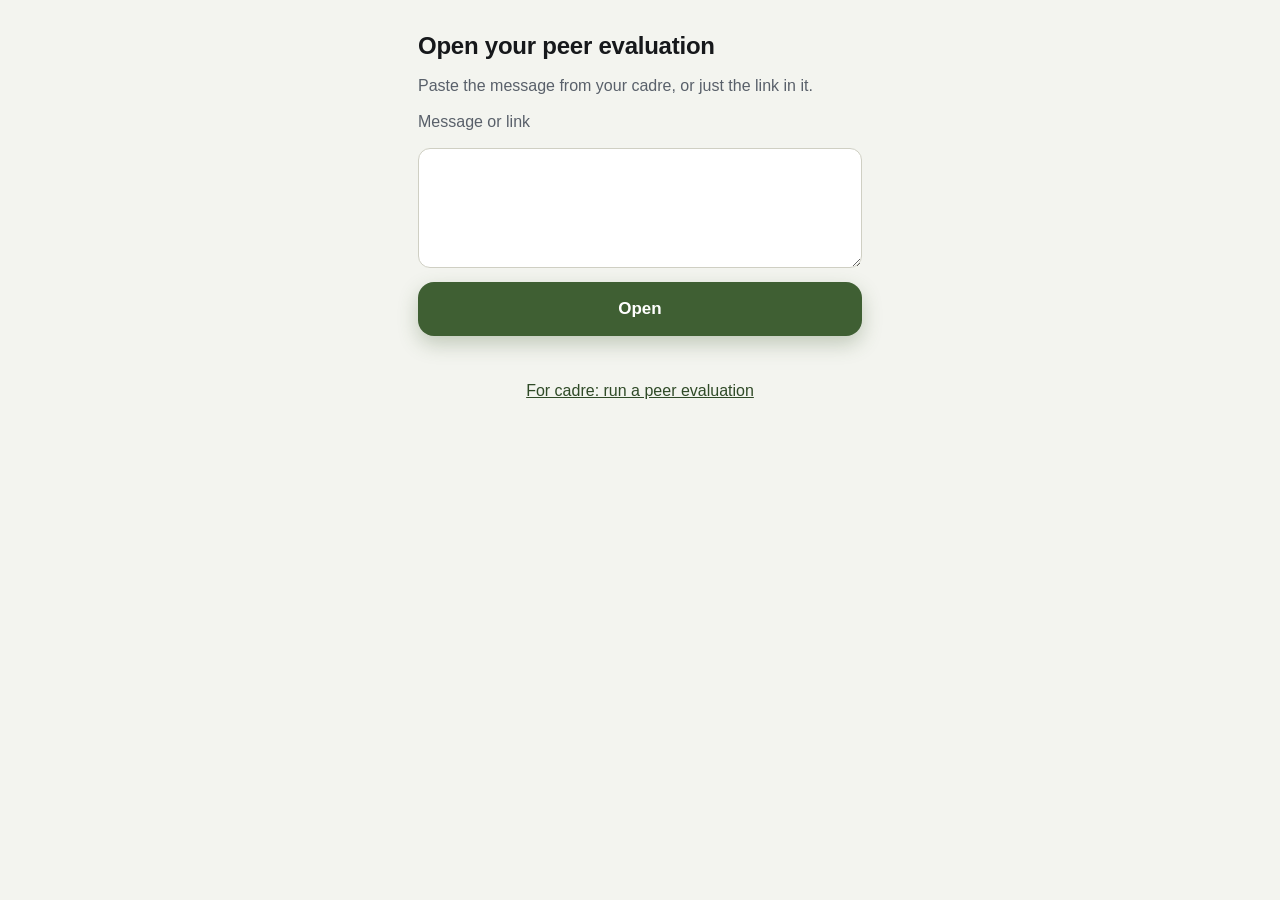
<file: index.html>
<!doctype html>
<html lang="en">
<head>
<meta charset="utf-8">
<meta http-equiv="Content-Security-Policy" content="script-src 'self'; object-src 'none'; base-uri 'none'">
<meta name="viewport" content="width=device-width, initial-scale=1, viewport-fit=cover">
<meta name="color-scheme" content="light">
<meta name="robots" content="noindex, nofollow">
<meta name="referrer" content="no-referrer">
<title>Peer evaluation</title>
<link rel="manifest" href="manifest.webmanifest">
<link rel="stylesheet" href="css/oc.css">
</head>
<body>
<div id="app"></div>
<noscript>Turn on JavaScript to fill in your peer evaluation.</noscript>
<script src="js/vendor/qrcode.js"></script>
<script type="module" src="js/oc.js"></script>
</body>
</html>
</file>
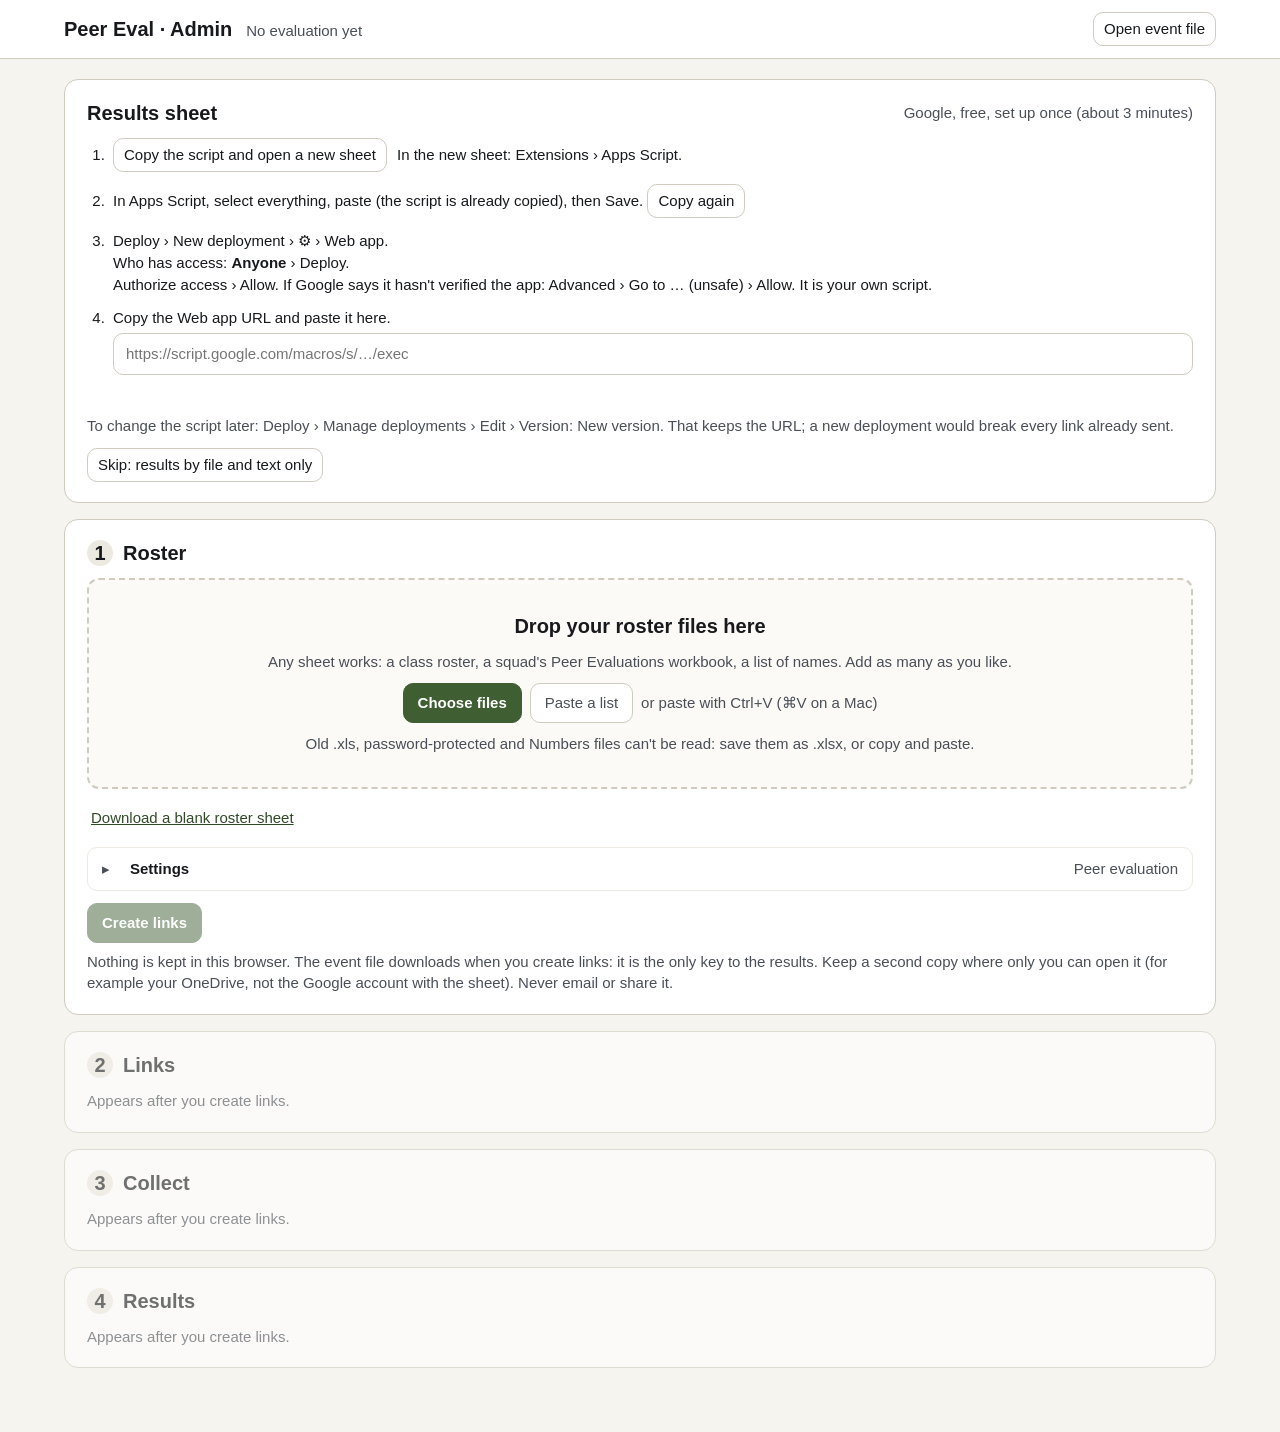
<file: admin.html>
<!doctype html>
<html lang="en">
<head>
<meta charset="utf-8">
<meta http-equiv="Content-Security-Policy" content="script-src 'self'; object-src 'none'; base-uri 'none'">
<meta name="viewport" content="width=device-width, initial-scale=1">
<meta name="color-scheme" content="light">
<meta name="robots" content="noindex, nofollow">
<meta name="referrer" content="no-referrer">
<title>Peer Eval · Admin</title>
<link rel="stylesheet" href="css/admin.css">
</head>
<body>
<div id="admin"></div>
<div id="print"></div>
<noscript>Turn on JavaScript to use the admin console.</noscript>
<script src="js/vendor/qrcode.js"></script>
<script src="js/vendor/jsQR.js"></script>
<script type="module" src="js/admin.js"></script>
</body>
</html>
</file>
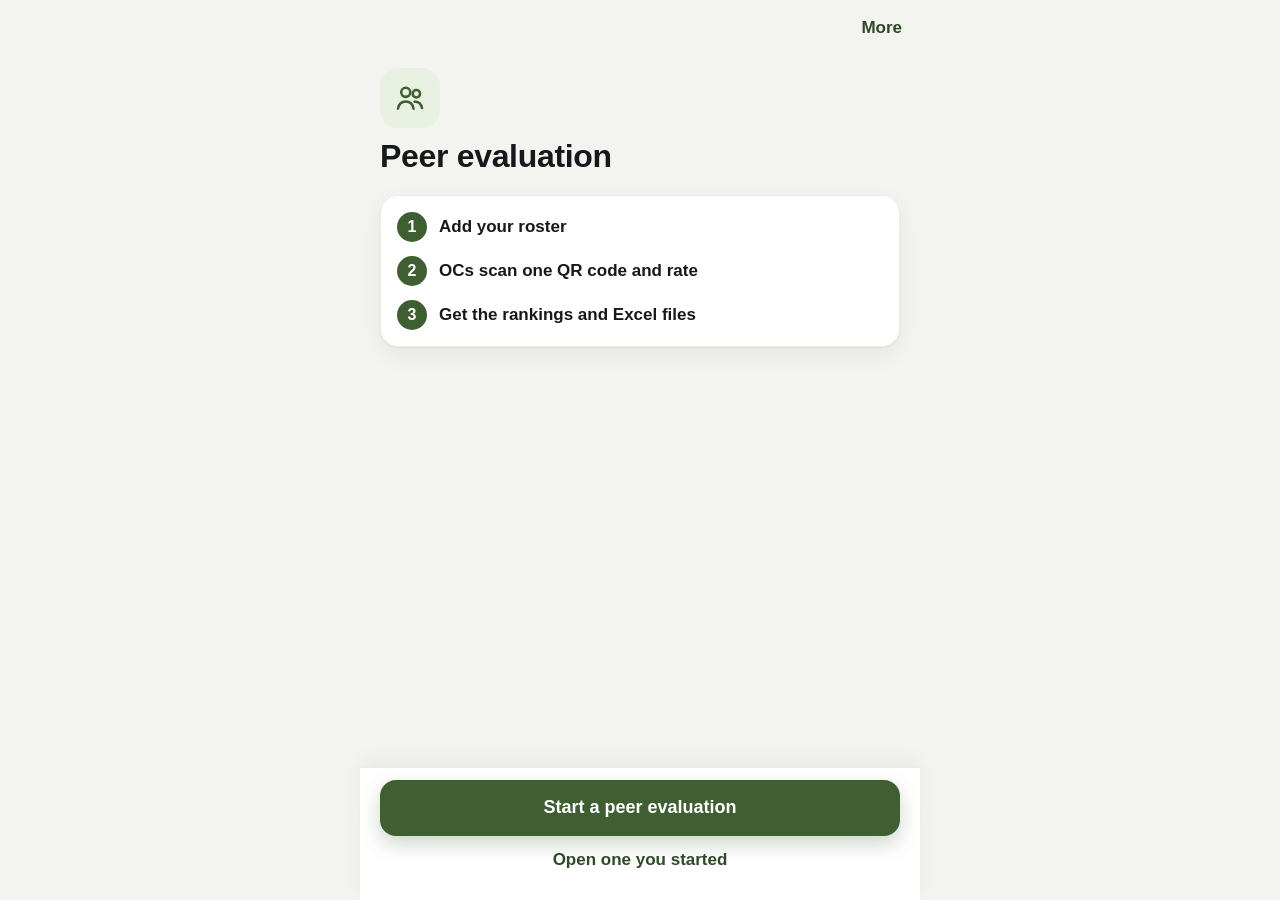
<file: cadre.html>
<!doctype html>
<html lang="en">
<head>
<meta charset="utf-8">
<meta http-equiv="Content-Security-Policy" content="script-src 'self'; object-src 'none'; base-uri 'none'">
<meta name="viewport" content="width=device-width, initial-scale=1, viewport-fit=cover">
<meta name="color-scheme" content="light">
<meta name="robots" content="noindex, nofollow">
<meta name="referrer" content="no-referrer">
<title>Peer evaluation</title>
<link rel="stylesheet" href="css/cadre.css">
</head>
<body>
<div id="cadre"></div>
<div id="print"></div>
<noscript>Turn on JavaScript to run a peer evaluation.</noscript>
<script src="js/vendor/qrcode.js"></script>
<script type="module" src="js/cadre.js"></script>
</body>
</html>
</file>
<file: css/oc.css>
/* OC (rater) app. System fonts, cards on a soft canvas, olive accent, scores colored 1 (clay) to 5 (olive), targets >= 44 px. */
:root {
  --accent: #3F5F33;
  --accent-ink: #2F4A27;
  --accent-soft: #E8F0E2;
  --ink: #16181B;
  --muted: #59606A;
  --line: #ECECE5;
  --border: #CFCFC3;
  --bg: #F3F4EF;
  --no: #A1402E;
  --s1: #B0413E; --s2: #A85A1C; --s3: #6E705E; --s4: #527539; --s5: #3F5F33; /* white digits at 4.5:1 or more */
  --shadow: 0 1px 2px rgba(22, 24, 27, 0.05), 0 8px 24px rgba(22, 24, 27, 0.06);
  --kb: 0px;
  color-scheme: light;
}
* { box-sizing: border-box; }
html, body { margin: 0; background: var(--bg); }
body {
  color: var(--ink);
  font: 16px/1.4 -apple-system, BlinkMacSystemFont, "Segoe UI", Roboto, "Helvetica Neue", Arial, sans-serif;
  -webkit-text-size-adjust: 100%;
  -webkit-font-smoothing: antialiased;
}
button, input, textarea { font: inherit; color: inherit; }
button { -webkit-tap-highlight-color: transparent; }
h1 { margin: 0; font-size: 24px; line-height: 1.2; font-weight: 750; letter-spacing: -0.01em; }
p { margin: 0; }
#app { max-width: 480px; margin: 0 auto; }

.screen {
  display: flex;
  flex-direction: column;
  gap: 14px;
  min-height: 100vh;
  min-height: 100dvh;
  padding: calc(8px + env(safe-area-inset-top)) 18px calc(24px + env(safe-area-inset-bottom));
}
@media (max-width: 380px) { .screen { padding-left: 14px; padding-right: 14px; } }
.top { display: flex; align-items: center; gap: 10px; height: 44px; flex-shrink: 0; }
.back, .spacer44, .tool { width: 44px; height: 44px; flex-shrink: 0; }
.back, .tool { display: flex; align-items: center; justify-content: center; border: 0; padding: 0; border-radius: 22px; background: #FFFFFF; box-shadow: var(--shadow); cursor: pointer; }
.bar { flex: 1; height: 6px; border-radius: 3px; background: #E1E2D9; overflow: hidden; }
.bar i { display: block; height: 6px; border-radius: 3px; background: linear-gradient(90deg, #557A45, var(--accent)); transition: width 0.3s ease; }
.sub { color: var(--muted); }
.kicker { margin-bottom: -8px; color: var(--accent); font-size: 12.5px; font-weight: 700; letter-spacing: 0.08em; text-transform: uppercase; }
.banner { background: #FBEFD9; color: #4A3300; border-radius: 12px; padding: 10px 12px; }

/* By item / By person */
.mode { display: grid; grid-template-columns: 1fr 1fr; gap: 2px; padding: 3px; border-radius: 12px; background: #E4E5DC; flex-shrink: 0; }
.mode button { height: 44px; border: 0; border-radius: 9px; background: transparent; color: var(--muted); font-size: 15px; font-weight: 600; cursor: pointer; }
.mode button[aria-pressed="true"] { background: #FFFFFF; color: var(--ink); box-shadow: 0 1px 3px rgba(22, 24, 27, 0.14); }

/* the lists are cards */
.list { background: #FFFFFF; border: 1px solid var(--line); border-radius: 16px; box-shadow: var(--shadow); padding: 0 14px; }
/* A name never gets cut: when it does not fit on one line beside the buttons, the
   buttons move to a line of their own under it (narrow phones, zoom, long names). */
.row { display: flex; flex-wrap: wrap; align-items: center; column-gap: 8px; min-height: 58px; padding: 6px 0; border-bottom: 1px solid var(--line); }
.row:last-child { border-bottom: 0; }
.row.arow { column-gap: 4px; }
.name {
  flex: 1 1 auto; min-height: 44px;
  display: flex; align-items: center; gap: 10px;
  padding: 0; border: 0; background: transparent;
  font-weight: 650; text-align: left; cursor: pointer;
}
.t { white-space: normal; overflow-wrap: break-word; line-height: 1.25; }
.lab { display: flex; flex-direction: column; gap: 2px; min-width: 0; }
.lab small { font-size: 13.5px; font-weight: 400; color: var(--muted); line-height: 1.3; }
.qtext .t { font-weight: 600; line-height: 1.3; }
.name.needs .t {
  -webkit-text-decoration-line: underline; -webkit-text-decoration-style: dashed; -webkit-text-decoration-color: var(--no);
  text-decoration-line: underline; text-decoration-style: dashed; text-decoration-color: var(--no);
  text-decoration-thickness: 1.5px; text-underline-offset: 4px;
}
.mk { flex-shrink: 0; }
.av { width: 34px; height: 34px; flex-shrink: 0; border-radius: 17px; display: inline-flex; align-items: center; justify-content: center; color: #FFFFFF; font-size: 12.5px; font-weight: 700; letter-spacing: 0.02em; }
.tone0 { background: #5B7A4B; } .tone1 { background: #94703F; } .tone2 { background: #4D6E7C; }
.tone3 { background: #94594F; } .tone4 { background: #676C88; } .tone5 { background: #6E6E45; }
.who { display: flex; align-items: center; gap: 12px; }
.who .av { width: 48px; height: 48px; border-radius: 24px; font-size: 17px; }
.yn2 { display: flex; gap: 8px; margin-left: auto; flex-shrink: 0; }

.yn { width: 68px; height: 44px; flex-shrink: 0; border-radius: 12px; border: 1.5px solid var(--border); background: #FFFFFF; font-weight: 650; cursor: pointer; transition: background 0.15s, border-color 0.15s; }
.yn.yes[aria-pressed="true"] { background: var(--accent); border-color: var(--accent); color: #FFFFFF; }
.yn.no[aria-pressed="true"] { background: var(--no); border-color: var(--no); color: #FFFFFF; }
.yn[aria-pressed="true"]::before { content: "\2713\00a0"; font-size: 13px; }
.yn.no[aria-pressed="true"]::before { content: "\2715\00a0"; font-size: 12px; }

/* the scale: the first row of the score card, on the dots' grid */
.legend { display: flex; justify-content: flex-end; padding: 10px 0 4px; border-bottom: 1px solid var(--line); }
.legend div { width: 220px; display: grid; grid-template-columns: repeat(5, 44px); white-space: nowrap; font-size: 13px; font-weight: 600; letter-spacing: 0.02em; }
.legend span { grid-row: 1; }
.legend span:nth-child(1) { grid-column: 1; justify-self: center; color: var(--s1); }
.legend span:nth-child(2) { grid-column: 3; justify-self: center; color: var(--s3); }
.legend span:nth-child(3) { grid-column: 4 / 6; justify-self: end; color: var(--s5); }
.row.ia .name { flex: 1 1 0; } /* by item: the name wraps at spaces beside the dots; one long word still pushes them under it */
.dots { width: 220px; flex-shrink: 0; margin-left: auto; display: grid; grid-template-columns: repeat(5, 44px); }
.dot { width: 44px; height: 44px; padding: 0; border: 0; background: transparent; display: flex; align-items: center; justify-content: center; cursor: pointer; }
.dot span { width: 34px; height: 34px; border-radius: 17px; border: 1.5px solid var(--border); background: #FFFFFF; display: flex; align-items: center; justify-content: center; font-weight: 650; transition: background 0.15s, border-color 0.15s, transform 0.15s; }
.dot[aria-pressed="true"] span { color: #FFFFFF; transform: scale(1.06); }
.dot[data-v="1"][aria-pressed="true"] span, .seg button[data-v="1"][aria-pressed="true"] { background: var(--s1); border-color: var(--s1); }
.dot[data-v="2"][aria-pressed="true"] span, .seg button[data-v="2"][aria-pressed="true"] { background: var(--s2); border-color: var(--s2); }
.dot[data-v="3"][aria-pressed="true"] span, .seg button[data-v="3"][aria-pressed="true"] { background: var(--s3); border-color: var(--s3); }
.dot[data-v="4"][aria-pressed="true"] span, .seg button[data-v="4"][aria-pressed="true"] { background: var(--s4); border-color: var(--s4); }
.dot[data-v="5"][aria-pressed="true"] span, .seg button[data-v="5"][aria-pressed="true"] { background: var(--s5); border-color: var(--s5); }

.rankrow {
  flex: 1 1 auto; min-width: 0; min-height: 50px;
  display: flex; align-items: center; gap: 12px;
  padding: 4px 8px; margin: 0 -8px; border-radius: 12px; border: 2px solid transparent; background: transparent;
  text-align: left; cursor: pointer;
}
.rankrow .t { flex: 1 1 auto; min-width: 0; font-weight: 650; }
.rankrow.sel { border-color: var(--accent); background: var(--accent-soft); }
.pos { width: 28px; height: 28px; flex-shrink: 0; border-radius: 14px; background: var(--accent-soft); color: var(--accent-ink); font-size: 14px; font-weight: 700; display: flex; align-items: center; justify-content: center; font-variant-numeric: tabular-nums; }
.tie { color: var(--muted); font-weight: 400; white-space: nowrap; }

.primary { width: 100%; height: 54px; flex-shrink: 0; border: 0; border-radius: 16px; background: var(--accent); color: #FFFFFF; font-size: 17px; font-weight: 650; cursor: pointer; box-shadow: 0 8px 20px rgba(63, 95, 51, 0.28); transition: transform 0.1s; }
.primary:active { transform: scale(0.99); }
.gap24 { margin-top: 24px; }
.primary:disabled { background: #E1E2D9; color: var(--muted); box-shadow: none; cursor: default; }

.done { flex: 1; display: flex; flex-direction: column; align-items: center; justify-content: center; gap: 14px; text-align: center; padding: 8px 4px; }
.done h1 { font-size: 26px; }
.badge { width: 76px; height: 76px; border-radius: 38px; display: flex; align-items: center; justify-content: center; background: var(--accent); box-shadow: 0 0 0 10px var(--accent-soft); margin-bottom: 8px; }
.badge.wait { background: #FFFFFF; border: 2px solid var(--ink); box-shadow: 0 0 0 10px #E4E5DC; }
.qr { width: 248px; max-width: 100%; aspect-ratio: 1; padding: 12px; border-radius: 18px; background: #FFFFFF; box-shadow: var(--shadow); }
.qr svg { width: 100%; height: 100%; display: block; }
.links { display: flex; flex-wrap: wrap; justify-content: center; gap: 8px; }
.link { min-height: 44px; padding: 0 10px; border: 0; background: transparent; color: var(--accent-ink); text-decoration: underline; cursor: pointer; }
.links .link { padding: 0 16px; border: 1.5px solid var(--border); border-radius: 12px; background: #FFFFFF; font-weight: 600; text-decoration: none; }

.start textarea, .textbox { width: 100%; min-height: 120px; border: 1.5px solid var(--border); border-radius: 12px; padding: 12px; resize: vertical; background: #FFFFFF; }

.sheet { position: fixed; left: 0; right: 0; top: 0; bottom: var(--kb); z-index: 10; display: flex; flex-direction: column; justify-content: flex-end; }
.sheet[hidden] { display: none; }
.scrim { position: absolute; inset: 0; border: 0; padding: 0; background: rgba(22, 24, 27, 0.42); cursor: pointer; }
.card {
  position: relative; width: 100%; max-width: 480px; margin: 0 auto;
  display: flex; flex-direction: column; gap: 12px;
  padding: 26px 20px calc(20px + env(safe-area-inset-bottom));
  background: #FFFFFF; border-radius: 22px 22px 0 0; box-shadow: 0 -10px 30px rgba(22, 24, 27, 0.14);
}
.card::before { content: ""; position: absolute; top: 9px; left: 50%; width: 40px; height: 5px; margin-left: -20px; border-radius: 3px; background: #DCDCD3; }
.head { display: flex; justify-content: space-between; align-items: baseline; gap: 12px; }
.head b { min-width: 0; overflow-wrap: break-word; font-size: 18px; }
.head span { flex-shrink: 0; color: var(--muted); font-size: 14px; font-weight: 600; }
.seg { display: grid; grid-template-columns: repeat(5, minmax(0, 1fr)); gap: 6px; }
.seg button { height: 46px; border-radius: 12px; border: 1.5px solid var(--border); background: #FFFFFF; font-weight: 650; cursor: pointer; }
.seg button[aria-pressed="true"] { color: #FFFFFF; }
.seg.two { grid-template-columns: 1fr 1fr; }
.seg button[data-v="Y"][aria-pressed="true"] { background: var(--accent); border-color: var(--accent); }
.seg button[data-v="N"][aria-pressed="true"] { background: var(--no); border-color: var(--no); }
.card input { height: 50px; border: 1.5px solid var(--border); border-radius: 12px; padding: 0 14px; background: #FAFAF7; }
.card input:focus, .start textarea:focus { outline: 2px solid var(--accent); outline-offset: 0; border-color: var(--accent); background: #FFFFFF; }
.tip.err { color: var(--no); font-weight: 600; }
.me { display: flex; flex-wrap: wrap; align-items: center; column-gap: 4px; }
.me .link { padding: 0 4px; }
.whoami { font-size: 18px; font-weight: 650; color: var(--ink); }
/* swap an attribute */
.link.swap { align-self: flex-start; padding: 0; font-weight: 600; text-decoration: none; }
.swapcard { max-height: 84vh; overflow-y: auto; }
.opts { display: flex; flex-direction: column; border: 1px solid var(--line); border-radius: 14px; overflow: hidden; flex-shrink: 0; }
.opt { display: flex; flex-direction: column; align-items: flex-start; gap: 2px; min-height: 52px; padding: 10px 14px; border: 0; border-bottom: 1px solid var(--line); background: #FFFFFF; text-align: left; cursor: pointer; }
.opt:last-child { border-bottom: 0; }
.opt .sub { font-size: 14px; }
.kbproxy { position: fixed; left: 0; bottom: 0; width: 1px; height: 1px; opacity: 0; border: 0; padding: 0; font-size: 16px; }
@media (prefers-reduced-motion: reduce) { .bar i, .dot span, .yn, .primary { transition: none; } }

/* squad sign-up: tap your name, tap your squad */
.jhead { display: flex; flex-direction: column; gap: 6px; flex-shrink: 0; }
.jfind { display: flex; flex-direction: column; gap: 6px; flex-shrink: 0; }
.jfind input { height: 48px; border: 1.5px solid var(--border); border-radius: 12px; padding: 0 14px; background: #FFFFFF; }
.jfind input:focus { outline: 2px solid var(--accent); outline-offset: 0; border-color: var(--accent); }
.jlist { background: #FFFFFF; border: 1px solid var(--line); border-radius: 16px; box-shadow: var(--shadow); overflow: hidden; }
.jname { width: 100%; min-height: 54px; display: flex; align-items: center; justify-content: space-between; gap: 12px; padding: 0 14px; border: 0; border-bottom: 1px solid var(--line); background: #FFFFFF; text-align: left; cursor: pointer; }
.jname:last-child { border-bottom: 0; }
.jname .t { font-weight: 600; }
.jnone { padding: 14px 10px; }
.jsqs { display: flex; flex-direction: column; gap: 10px; }
.jsq { height: 58px; border: 1.5px solid var(--border); border-radius: 16px; background: #FFFFFF; font-size: 17px; font-weight: 650; cursor: pointer; box-shadow: var(--shadow); }
.jsq:active { background: #EEF3EA; border-color: var(--accent); }

.toast { position: fixed; left: 50%; bottom: calc(24px + env(safe-area-inset-bottom)); transform: translateX(-50%); z-index: 20; max-width: 90%; background: var(--ink); color: #FFFFFF; border-radius: 14px; padding: 12px 16px; box-shadow: 0 10px 30px rgba(22, 24, 27, 0.25); overflow-wrap: anywhere; }
/* the one link (cadre mode): platoon headings in the name list, the mic tip under a reason box */
.jplt { margin: 0; padding: 14px 14px 6px; font-size: 12.5px; font-weight: 700; letter-spacing: 0.08em; text-transform: uppercase; color: #3F5F33; border-bottom: 1px solid #ECECE5; background: #FAFAF7; }
.tip { margin: -2px 0 2px; }

@media (max-width: 380px) { /* a 360 px phone: name, badge and Yes / No still share one line for most names (last, so it wins) */
  .list { padding: 0 12px; }
  .yn { width: 58px; }
  .av { width: 30px; height: 30px; font-size: 11.5px; }
  .who .av { width: 48px; height: 48px; font-size: 17px; }
  .name { gap: 8px; }
}
</file>
<file: css/admin.css>
/* Admin console. System fonts, 2 sizes (20/15), 1 accent. */
:root {
  --accent: #3F5F33;
  --accent-ink: #2F4A27;
  --ink: #17191C;
  --muted: #4A4F57;
  --line: #ECE9E0;
  --border: #CFCBBE;
  --ground: #F5F4EF;
  color-scheme: light;
}
* { box-sizing: border-box; }
html, body { margin: 0; background: var(--ground); }
body { color: var(--ink); font: 15px/1.45 -apple-system, BlinkMacSystemFont, "Segoe UI", Roboto, "Helvetica Neue", Arial, sans-serif; }
button, input, textarea, select { font: inherit; color: inherit; }
h1, h2 { margin: 0; font-size: 20px; line-height: 1.3; font-weight: 700; }
p { margin: 0; }
a { color: var(--accent-ink); }

.topbar { background: #FFFFFF; border-bottom: 1px solid var(--border); position: sticky; top: 0; z-index: 5; }
.topbar .in { max-width: 1200px; margin: 0 auto; padding: 12px 24px; display: flex; flex-wrap: wrap; align-items: center; justify-content: space-between; gap: 8px 16px; }
.topbar .left { display: flex; flex-wrap: wrap; align-items: baseline; gap: 4px 14px; }
.topbar .right { display: flex; flex-wrap: wrap; align-items: center; gap: 8px; }
.progress { display: flex; align-items: center; gap: 10px; }
.progress .bar { width: 160px; height: 6px; border-radius: 3px; background: var(--line); overflow: hidden; }
.progress .bar i { display: block; height: 6px; background: var(--accent); }

main { max-width: 1200px; margin: 0 auto; padding: 20px 24px 64px; display: flex; flex-direction: column; gap: 16px; }
.card { background: #FFFFFF; border: 1px solid var(--border); border-radius: 14px; padding: 20px 22px; display: flex; flex-direction: column; gap: 12px; }
.card.off { opacity: 0.6; }
.head { display: flex; flex-wrap: wrap; align-items: center; justify-content: space-between; gap: 8px 16px; }
.step { display: inline-flex; align-items: center; gap: 10px; }
.num { width: 26px; height: 26px; border-radius: 13px; display: inline-flex; align-items: center; justify-content: center; background: var(--line); font-weight: 700; flex-shrink: 0; }
.num.ok { background: var(--accent); color: #FFFFFF; }
.muted { color: var(--muted); }
.okline { color: var(--accent-ink); }
.warn { background: #FBEFD9; color: #4A3300; border-radius: 10px; padding: 10px 12px; }
.warn ul { margin: 6px 0 0; padding-left: 20px; }
.row { display: flex; flex-wrap: wrap; align-items: center; gap: 8px; }
.grow { flex: 1 1 auto; }

.btn { min-height: 40px; padding: 0 14px; border: 1px solid var(--border); border-radius: 10px; background: #FFFFFF; cursor: pointer; }
.btn:hover { border-color: var(--muted); }
.btn.primary { background: var(--accent); border-color: var(--accent); color: #FFFFFF; font-weight: 600; }
.btn.danger { color: #8E2B17; }
.btn:disabled { opacity: 0.5; cursor: default; }
.btn.small { min-height: 34px; padding: 0 10px; }
a.btn { display: inline-flex; align-items: center; color: var(--ink); text-decoration: none; }

label.field { display: flex; flex-direction: column; gap: 4px; }
input[type="text"], input[type="url"], textarea { width: 100%; border: 1.5px solid var(--border); border-radius: 10px; padding: 9px 12px; background: #FFFFFF; }
textarea { min-height: 160px; resize: vertical; font-family: ui-monospace, Menlo, Consolas, monospace; }
input:focus, textarea:focus { outline: 2px solid var(--accent); outline-offset: 0; border-color: var(--accent); }
.settings { display: grid; grid-template-columns: repeat(auto-fit, minmax(min(320px, 100%), 1fr)); gap: 12px; }

details.group { border: 1px solid var(--line); border-radius: 10px; background: #FFFFFF; }
details.group > summary { list-style: none; cursor: pointer; padding: 10px 14px; display: flex; flex-wrap: wrap; align-items: center; justify-content: space-between; gap: 6px 12px; }
details.group > summary::-webkit-details-marker { display: none; }
details.group > summary::before { content: "\25B8"; margin-right: 8px; color: var(--muted); }
details.group[open] > summary::before { content: "\25BE"; }
details.group > summary .sl { display: flex; align-items: center; flex: 1 1 auto; font-weight: 600; }
details.group > .body { padding: 0 14px 14px; display: flex; flex-direction: column; gap: 10px; }
.groups { display: flex; flex-direction: column; gap: 8px; }

.chips { display: flex; flex-wrap: wrap; gap: 6px; }
.chip { border: 1px solid var(--line); border-radius: 8px; padding: 3px 9px; background: #FFFFFF; }
.chip.in { border-color: #B9C9AE; background: #EEF3EA; }
.chip.missing { border-style: dashed; color: var(--muted); }

.links { display: grid; grid-template-columns: repeat(auto-fill, minmax(min(300px, 100%), 1fr)); gap: 6px; }
.linkrow { display: flex; align-items: center; justify-content: space-between; gap: 8px; border: 1px solid var(--line); border-radius: 10px; padding: 4px 4px 4px 12px; }
.linkrow .t { min-width: 0; display: flex; flex-direction: column; }
.linkrow .u { color: var(--muted); font-family: ui-monospace, Menlo, Consolas, monospace; white-space: nowrap; overflow: hidden; text-overflow: ellipsis; }

.tablewrap { overflow-x: auto; border: 1px solid var(--line); border-radius: 10px; }
table { border-collapse: collapse; width: 100%; min-width: 860px; }
th, td { text-align: left; padding: 8px 10px; border-bottom: 1px solid var(--line); vertical-align: top; }
th { color: var(--muted); font-weight: 600; white-space: nowrap; }
td.n { font-variant-numeric: tabular-nums; white-space: nowrap; }
tr:last-child td { border-bottom: 0; }

.drop { border: 2px dashed var(--border); border-radius: 12px; padding: 16px; text-align: center; color: var(--muted); }
.drop.over { border-color: var(--accent); color: var(--accent-ink); background: #EEF3EA; }
.log { max-height: 200px; overflow: auto; font-family: ui-monospace, Menlo, Consolas, monospace; background: var(--ground); border-radius: 10px; padding: 8px 12px; }
.log div { white-space: pre-wrap; }

dialog { border: 0; border-radius: 14px; padding: 18px; max-width: min(640px, 94vw); width: 100%; }
dialog::backdrop { background: rgba(23, 25, 28, 0.5); }
dialog video { width: 100%; border-radius: 10px; background: #17191C; }
.toast { position: fixed; left: 50%; bottom: 24px; transform: translateX(-50%); z-index: 20; max-width: 90%; background: var(--ink); color: #FFFFFF; border-radius: 12px; padding: 10px 14px; }

#print { display: none; }
@media print {
  body { background: #FFFFFF; }
  body > *:not(#print) { display: none !important; }
  #print { display: block; }
  .page { width: 190mm; height: 256mm; display: grid; grid-template-columns: 1fr 1fr; grid-template-rows: repeat(4, 1fr); page-break-after: always; break-after: page; }
  .page:last-child { page-break-after: auto; break-after: auto; }
  .slip { border: 1px dashed #888888; padding: 4mm; display: grid; grid-template-columns: 50mm 1fr; gap: 4mm; align-items: center; font-size: 9pt; line-height: 1.3; }
  .slip svg { width: 50mm; height: 50mm; display: block; }
  .slip b { font-size: 12pt; display: block; overflow-wrap: break-word; }
  .slip .sq { color: #333333; display: block; margin-bottom: 2mm; }
}
@page { margin: 10mm; }

/* Results sheet card: four steps, the status line under the pasted URL */
.steps { margin: 0; padding-left: 22px; display: grid; gap: 12px; }
.steps li { padding-left: 4px; }
.steps li > .btn { margin-right: 6px; }
.sheetstatus { display: block; margin-top: 6px; min-height: 1.45em; font-weight: 600; color: var(--accent-ink); }
.sheetstatus.bad { color: #8E2B17; }
#script-status:empty { display: none; }

/* Roster (Build 10): the sources read, the questions, yellow rows with PLT and squad buttons */
.rosterdrop { display: flex; flex-direction: column; align-items: center; gap: 10px; padding: 32px 16px; background: #FBFAF6; }
.rosterdrop > b { font-size: 20px; color: var(--ink); }
.rosterdrop .row { justify-content: center; }
.srcs { gap: 6px 8px; }
.srcchip { display: inline-flex; flex-wrap: wrap; align-items: center; gap: 6px; border: 1px solid var(--line); border-radius: 8px; padding: 3px 4px 3px 10px; background: #FFFFFF; }
.srcset { display: inline-flex; align-items: center; gap: 4px; color: var(--muted); }
.srcset select { min-height: 30px; border: 1px solid var(--border); border-radius: 8px; background: #FFFFFF; padding: 0 4px; }
.x { width: 30px; height: 30px; border: 0; border-radius: 8px; background: transparent; color: var(--muted); cursor: pointer; font-size: 18px; line-height: 1; }
.x:hover { background: var(--line); color: var(--ink); }
.linkbtn { min-height: 34px; padding: 0 4px; border: 0; background: transparent; color: var(--accent-ink); text-decoration: underline; cursor: pointer; }
.questions { display: flex; flex-direction: column; gap: 10px; border: 1.5px solid #E2C27A; background: #FFFBF0; border-radius: 12px; padding: 12px 14px; }
.qrow { display: flex; flex-wrap: wrap; align-items: center; justify-content: space-between; gap: 8px 16px; }
.helper { display: flex; flex-wrap: wrap; align-items: center; justify-content: space-between; gap: 10px 16px; background: var(--ground); border-radius: 12px; padding: 12px 14px; }
.plts { display: flex; flex-direction: column; gap: 14px; }
.plt { display: flex; flex-direction: column; gap: 6px; }
.plthead { display: flex; flex-wrap: wrap; align-items: baseline; gap: 4px 12px; }
.plthead h3 { margin: 0; font-size: 15px; font-weight: 700; }
.rrow { display: flex; flex-wrap: wrap; align-items: center; gap: 6px 14px; padding: 4px 8px; border-radius: 10px; }
.rrow.need { background: #FBF4E4; }
.rname { width: 220px; min-height: 36px; display: flex; align-items: center; gap: 8px; padding: 0; border: 0; background: transparent; text-align: left; cursor: pointer; }
.rname b { font-weight: 600; overflow-wrap: anywhere; }
.rtag { flex: 1 1 200px; color: var(--muted); }
.rtag.bad { color: #8A4B00; font-weight: 600; }
.picks { display: flex; flex-wrap: wrap; gap: 4px; }
.pick { min-width: 52px; min-height: 36px; padding: 0 8px; border: 1px solid var(--border); border-radius: 10px; background: #FFFFFF; font-weight: 600; cursor: pointer; }
.pick[aria-pressed="true"] { background: var(--accent); border-color: var(--accent); color: #FFFFFF; }
.redit { width: 100%; display: flex; flex-wrap: wrap; align-items: center; gap: 6px; }
.redit input { width: 180px; min-height: 36px; padding: 4px 10px; }
.warn.soft { background: #FFFBF0; }
.badline { color: #8A4B00; font-weight: 600; }
dialog.qrfull { max-width: min(760px, 96vw); text-align: center; }
.qrbig { width: min(640px, 86vw, 70vh); aspect-ratio: 1; margin: 8px auto; }
.qrbig svg { width: 100%; height: 100%; display: block; }
.chip.flag { background: #FBEFD9; color: #4A3300; }
</file>
<file: css/cadre.css>
/* Cadre page: one thing per screen, phone first (390 px), text 16 px and up, buttons 44 px and up; white cards on a soft canvas, olive accent (as the OC page). */
:root {
  --ink: #16181B;
  --sub: #59606A;
  --body: #2E3238;
  --line: #ECECE5;
  --edge: #CFCFC3;
  --green: #3F5F33;
  --link: #2F4A27;
  --soft: #E8F0E2;
  --warm: #FBF2E4;
  --warmInk: #6B3A00;
  --red: #B42318;
  --bg: #F3F4EF;
  --shadow: 0 1px 2px rgba(22, 24, 27, 0.05), 0 8px 24px rgba(22, 24, 27, 0.06);
}
* { box-sizing: border-box; }
html, body { margin: 0; background: var(--bg); color: var(--ink); font: 17px/1.4 -apple-system, BlinkMacSystemFont, 'Segoe UI', Roboto, 'Helvetica Neue', Arial, sans-serif; -webkit-text-size-adjust: 100%; -webkit-font-smoothing: antialiased; }
button, input, textarea { font: inherit; color: inherit; }
h1, h2, p { margin: 0; }
h1 { font-size: 27px; line-height: 1.18; font-weight: 750; letter-spacing: -0.01em; }
h1.big { font-size: 32px; line-height: 1.15; }
h2 { font-size: 20px; line-height: 1.3; font-weight: 700; }
.sub { color: var(--sub); }
.body { color: var(--body); }

#cadre { max-width: 560px; margin: 0 auto; min-height: 100vh; min-height: 100dvh; display: flex; flex-direction: column; }
.head { height: 52px; flex-shrink: 0; display: flex; align-items: center; justify-content: space-between; padding: 4px 8px 0; }
.head .spacer { width: 44px; height: 44px; }
.hbtn { min-width: 44px; height: 44px; padding: 0 10px; border: none; background: transparent; color: var(--link); font-weight: 600; display: inline-flex; align-items: center; gap: 2px; cursor: pointer; }
.main { flex-grow: 1; display: flex; flex-direction: column; gap: 14px; padding: 4px 20px 16px; }
.main.center { justify-content: center; padding-bottom: 80px; }
.foot { position: sticky; bottom: 0; background: #FFFFFF; border-top: 1px solid var(--line); box-shadow: 0 -6px 20px rgba(22, 24, 27, 0.05); padding: 12px 20px calc(18px + env(safe-area-inset-bottom)); display: flex; flex-direction: column; gap: 2px; }
.primary { min-height: 56px; border: none; border-radius: 16px; background: var(--green); color: #FFFFFF; font-size: 18px; font-weight: 650; cursor: pointer; padding: 0 16px; box-shadow: 0 8px 20px rgba(63, 95, 51, 0.26); }
.primary:active { transform: scale(0.99); }
.primary[disabled] { background: #DADBD2; color: var(--sub); box-shadow: none; cursor: default; }
.second { min-height: 52px; border: 1.5px solid var(--edge); border-radius: 16px; background: #FFFFFF; font-weight: 650; cursor: pointer; padding: 0 16px; }
.link { min-height: 44px; border: none; background: transparent; color: var(--link); font-weight: 600; cursor: pointer; padding: 0 8px; }
.link.left { align-self: flex-start; padding: 0; }
.notice { padding: 12px 14px; border-radius: 14px; background: var(--warm); color: var(--warmInk); border: 1px solid #F0DDBF; }
.notice .link { color: var(--link); min-height: 44px; padding: 0 4px; }
.note { padding: 12px 14px; border-radius: 14px; background: #FFFFFF; border: 1px solid var(--line); color: var(--body); }
.box { display: flex; flex-direction: column; gap: 6px; padding: 16px; border: 1px solid var(--line); border-left: 5px solid var(--green); border-radius: 16px; background: #FFFFFF; box-shadow: var(--shadow); }
.box.warm { border-color: #F0DDBF; border-left-color: #C27A10; background: var(--warm); }
.err { color: var(--red); }

.drop { cursor: pointer; min-height: 200px; border: 2px dashed #BFC7B6; border-radius: 20px; background: #FFFFFF; display: flex; flex-direction: column; align-items: center; justify-content: center; gap: 8px; text-align: center; padding: 18px; box-shadow: var(--shadow); }
.drop.over { border-color: var(--green); background: var(--soft); }
.file { display: flex; align-items: center; gap: 10px; padding: 12px 14px; border: 1px solid #CFDCC6; background: #FFFFFF; border-radius: 14px; font-weight: 600; overflow-wrap: anywhere; box-shadow: var(--shadow); }
.count { font-size: 24px; line-height: 1.25; font-weight: 750; color: var(--green); }
.huge { font-size: 34px; line-height: 1.15; font-weight: 700; }

.seg { display: grid; grid-template-columns: repeat(var(--n, 4), minmax(0, 1fr)); gap: 3px; padding: 3px; border-radius: 13px; background: #E4E5DC; }
.tabs { display: flex; gap: 3px; padding: 3px; border-radius: 13px; background: #E4E5DC; }
.tabs > button, .seg > button { flex: 1 1 0; min-width: 0; min-height: 44px; border-radius: 10px; border: 0; background: transparent; color: var(--sub); font-size: 16px; font-weight: 650; cursor: pointer; padding: 0 4px; }
.tabs > button[aria-pressed=true], .seg > button[aria-pressed=true] { background: #FFFFFF; color: var(--link); box-shadow: 0 1px 3px rgba(22, 24, 27, 0.14); }

.option { display: flex; gap: 14px; align-items: flex-start; text-align: left; padding: 18px 16px; border-radius: 18px; border: 1.5px solid var(--line); background: #FFFFFF; cursor: pointer; box-shadow: var(--shadow); }
.option[aria-pressed=true] { border: 2px solid var(--green); background: var(--soft); }
.option .dot { flex-shrink: 0; width: 24px; height: 24px; margin-top: 1px; border-radius: 12px; border: 2px solid var(--green); display: flex; align-items: center; justify-content: center; }
.option[aria-pressed=true] .dot::after { content: ''; width: 12px; height: 12px; border-radius: 6px; background: var(--green); }
.option b { display: block; }

.qr { align-self: center; width: min(76vw, 300px); height: min(76vw, 300px); padding: 14px; border: 1px solid var(--line); border-radius: 22px; background: #FFFFFF; box-shadow: var(--shadow); }
.qr svg { width: 100%; height: 100%; display: block; }
@media (min-width: 700px) { .qr { width: 300px; height: 300px; } }

.group { display: flex; flex-direction: column; gap: 10px; padding: 14px; border: 1px solid var(--line); border-radius: 16px; background: #FFFFFF; box-shadow: var(--shadow); }
.chips { display: flex; flex-wrap: wrap; gap: 6px; }
.chip { min-height: 44px; padding: 0 14px; border-radius: 22px; border: 1.5px solid var(--edge); background: #FFFFFF; font-size: 16px; font-weight: 600; cursor: pointer; }
.chip.wait { border-style: dashed; border-color: #9A9488; color: var(--sub); background: #FAFAF7; }
.chip.red { border: 2px solid var(--red); background: #FDF1F0; color: var(--red); }

.row { display: flex; flex-direction: column; gap: 6px; padding: 12px 14px; border: 1px solid var(--line); border-radius: 14px; background: #FFFFFF; }
.row .line { display: flex; justify-content: space-between; gap: 12px; font-weight: 600; }
.row + .row, .rank + .rank { margin-top: -6px; } /* tiles in a list sit closer than the screen's blocks */
.group .rank { margin-top: 0; padding: 8px 0; border: 0; border-top: 1px solid var(--line); border-radius: 0; background: transparent; } /* inside a squad's card: rows, not cards */
.row .ok { color: var(--green); }
.rank { display: flex; align-items: center; gap: 12px; min-height: 56px; padding: 8px 14px; border: 1px solid var(--line); border-radius: 14px; background: #FFFFFF; }
.rank .n { width: 30px; height: 30px; flex-shrink: 0; border-radius: 15px; background: var(--soft); color: var(--link); font-size: 16px; font-weight: 750; display: flex; align-items: center; justify-content: center; }
.rank .who { flex-grow: 1; display: flex; flex-direction: column; font-weight: 600; }
.rank .flag { font-size: 16px; font-weight: 400; color: #8A4B00; }
.rank .mark { font-size: 16px; font-weight: 400; color: var(--sub); }
.ghead { display: flex; justify-content: space-between; align-items: baseline; gap: 12px; }
.ghead span { font-size: 16px; font-weight: 400; color: var(--sub); }
.rank .score { font-weight: 600; }
.q { display: flex; flex-direction: column; gap: 8px; padding: 14px; border-radius: 16px; background: var(--warm); border: 1px solid #F0DDBF; }
.q .btns { display: flex; flex-wrap: wrap; gap: 6px; }
.q .btns button { min-height: 44px; padding: 0 12px; border-radius: 10px; border: 1.5px solid var(--edge); background: #FFFFFF; font-size: 16px; font-weight: 600; cursor: pointer; }
.q .btns button[aria-pressed=true] { border: 2px solid var(--green); background: #EEF3EA; }
.menu { display: flex; flex-direction: column; padding: 0 14px; border: 1px solid var(--line); border-radius: 16px; background: #FFFFFF; box-shadow: var(--shadow); }
.menu button { min-height: 54px; padding: 8px 0; border: none; border-bottom: 1px solid var(--line); background: transparent; text-align: left; font-weight: 600; cursor: pointer; }
.menu a { min-height: 54px; padding: 8px 0; border-bottom: 1px solid var(--line); display: flex; align-items: center; color: var(--link); font-weight: 600; text-decoration: none; }
.menu .info { min-height: 52px; padding: 14px 0; border-bottom: 1px solid var(--line); color: var(--sub); }
.menu > :last-child { border-bottom: 0; }
/* Who's in it?: Find a name, Add an OC, the ones left out, then the names to fix or leave out */
.names { display: flex; flex-direction: column; gap: 4px; padding: 10px 14px 6px; border: 1px solid var(--line); border-radius: 16px; background: #FFFFFF; box-shadow: var(--shadow); }
.names [hidden] { display: none !important; }
.names .sub.plt { padding: 12px 0 2px; font-weight: 600; }
.nrow { min-height: 50px; width: 100%; padding: 0 2px; border: none; border-bottom: 1px solid var(--line); background: transparent; display: flex; align-items: center; justify-content: space-between; gap: 12px; text-align: left; font-weight: 600; cursor: pointer; }
.nrow:last-of-type { border-bottom: 0; }
.nrow .right { display: flex; align-items: center; gap: 8px; flex-shrink: 0; }
.nrow.out { color: var(--sub); }
.tag { flex-shrink: 0; padding: 2px 10px; border-radius: 10px; background: var(--soft); color: var(--link); font-size: 16px; font-weight: 650; }
.link.danger { color: var(--red); }
.toast .link { color: #CFE3C5; min-height: 44px; padding: 0 0 0 12px; }
.input { min-height: 48px; border: 1.5px solid var(--edge); border-radius: 12px; padding: 0 14px; background: #FAFAF7; width: 100%; }
.input:focus { outline: 2px solid var(--green); outline-offset: 0; border-color: var(--green); background: #FFFFFF; }
textarea.input { min-height: 160px; padding: 10px 14px; }

.spin { width: 44px; height: 44px; border-radius: 22px; border: 4px solid #E4E1D6; border-top-color: var(--green); animation: spin 1s linear infinite; align-self: center; }
@keyframes spin { to { transform: rotate(360deg); } }
@media (prefers-reduced-motion: reduce) { .spin { animation: none; } }

.scrim { position: fixed; inset: 0; bottom: var(--kb, 0px); background: rgba(23, 25, 28, 0.42); display: flex; flex-direction: column; justify-content: flex-end; z-index: 5; }
.sheet { position: relative; background: #FFFFFF; border-radius: 22px 22px 0 0; padding: 26px 20px calc(28px + env(safe-area-inset-bottom)); display: flex; flex-direction: column; gap: 12px; max-height: 80vh; overflow-y: auto; max-width: 560px; width: 100%; margin: 0 auto; box-shadow: 0 -10px 30px rgba(22, 24, 27, 0.14); }
.sheet::before { content: ''; position: absolute; top: 9px; left: 50%; width: 40px; height: 5px; margin-left: -20px; border-radius: 3px; background: #DCDCD3; }
.sheet h2 { margin-bottom: 2px; }
.toast { position: fixed; left: 50%; transform: translateX(-50%); bottom: 120px; max-width: 520px; width: calc(100% - 48px); padding: 12px 16px; border-radius: 14px; background: var(--ink); color: #FFFFFF; font-size: 16px; text-align: center; z-index: 6; box-shadow: 0 10px 30px rgba(22, 24, 27, 0.25); }
.vh { position: absolute; width: 1px; height: 1px; overflow: hidden; clip: rect(0 0 0 0); white-space: nowrap; }

/* home: what it does, in three steps */
.hero { display: flex; flex-direction: column; gap: 10px; padding-top: 12px; }
.hero .mark { width: 60px; height: 60px; border-radius: 18px; background: var(--soft); display: flex; align-items: center; justify-content: center; }
.lead { font-size: 19px; }
.steps { list-style: none; margin: 6px 0 0; padding: 16px; display: flex; flex-direction: column; gap: 14px; border: 1px solid var(--line); border-radius: 18px; background: #FFFFFF; box-shadow: var(--shadow); }
.steps li { display: flex; align-items: center; gap: 12px; font-weight: 600; }
.steps .n { width: 30px; height: 30px; flex-shrink: 0; border-radius: 15px; background: var(--green); color: #FFFFFF; font-size: 16px; font-weight: 700; display: flex; align-items: center; justify-content: center; }
/* a phone keeps its sticky footer short: secondary taps share a line, the page 2 reminder sits in the content */
.foot .links { display: flex; flex-wrap: wrap; justify-content: center; column-gap: 14px; }
.foot .links .link { font-size: 16px; padding: 0 4px; }
.notice.slim { padding: 10px 12px; }
/* progress */
.pbar { height: 10px; margin-top: -6px; border-radius: 5px; background: #E1E2D9; overflow: hidden; }
.pbar i { display: block; height: 100%; border-radius: 5px; background: var(--green); }

/* printing: page 1 to post, page 2 cadre only */
#print { display: none; }
@media print {
  @page { size: letter; margin: 0; } /* no room for the browser's header and footer (page address, date): the margin is the page's padding */
  #cadre, .scrim, .toast { display: none !important; }
  #print { display: block; }
  .fb { background: #fff; page-break-after: always; break-after: page; padding: 0.45in 0.55in; font-family: -apple-system, BlinkMacSystemFont, 'Segoe UI', Roboto, Arial, sans-serif; color: #111; font-size: 10.5pt; -webkit-print-color-adjust: exact; print-color-adjust: exact; }
  .fb:last-child { page-break-after: auto; break-after: auto; }
  .fbhead { display: flex; justify-content: space-between; font-size: 9pt; color: #555; border-bottom: 1px solid #999; padding-bottom: 4pt; }
  .fb h1 { font-size: 20pt; margin: 10pt 0 2pt; }
  .fb .from { font-size: 9.5pt; color: #444; margin: 0 0 8pt; }
  .fb .sw { display: grid; grid-template-columns: 1fr 1fr; gap: 10pt; margin-bottom: 6pt; }
  .fb .sw div { border: 1px solid #bbb; border-radius: 6pt; padding: 6pt 8pt; font-size: 10pt; }
  .fb .sw b, .fb h3 { color: #3B4426; }
  .fb .sw b { display: block; font-size: 8.5pt; text-transform: uppercase; letter-spacing: 0.06em; margin-bottom: 2pt; }
  .fb h3 { font-size: 11pt; margin: 10pt 0 4pt; } .fb h3 small { font-weight: 400; color: #666; font-size: 8.5pt; }
  .fb h4 { font-size: 10pt; margin: 6pt 0 2pt; }
  .fb table { border-collapse: collapse; width: 100%; break-inside: avoid; }
  .fb td, .fb th { border-bottom: 1px solid #ddd; padding: 2pt 4pt; text-align: left; font-size: 9.5pt; }
  .fb .num { text-align: center; width: 0.6in; }
  .fb .barc { position: relative; width: 2.8in; } .fb .barc i { display: block; height: 8pt; background: #3F5F33; } .fb .barc b { position: absolute; top: 0; width: 2pt; height: 12pt; background: #C0392B; }
  .fb ul { margin: 0 0 4pt; padding-left: 14pt; } .fb li { font-size: 9.5pt; margin: 1pt 0; break-inside: avoid; }
  .page { page-break-after: always; break-after: page; height: 10.9in; padding: 0.5in; display: flex; flex-direction: column; font-family: -apple-system, BlinkMacSystemFont, 'Segoe UI', Roboto, Arial, sans-serif; color: #000000; }
  .page:last-child { page-break-after: auto; break-after: auto; }
  .p1 { align-items: center; text-align: center; gap: 0.18in; padding-top: 0.7in; }
  .p1 .kicker { font-size: 12pt; letter-spacing: 0.14em; text-transform: uppercase; }
  .p1 h1 { font-size: 30pt; font-weight: 800; }
  .p1 .code { width: 4.6in; height: 4.6in; }
  .p1 .code svg, .p2 .code svg { width: 100%; height: 100%; }
  .p1 .then { font-size: 20pt; font-weight: 700; }
  .p1 .lines { font-size: 14pt; line-height: 1.5; }
  .p1 .foot1 { margin-top: auto; font-size: 11pt; }
  .p2 { gap: 0.25in; }
  .p2 .band { background: #000000; color: #FFFFFF; font-size: 26pt; font-weight: 800; letter-spacing: 0.06em; text-align: center; padding: 0.22in 0; -webkit-print-color-adjust: exact; print-color-adjust: exact; }
  .p2 h2 { font-size: 20pt; }
  .p2 .two { display: flex; gap: 0.3in; align-items: flex-start; }
  .p2 .code { width: 2.4in; height: 2.4in; flex-shrink: 0; }
  .p2 .words { font-size: 13pt; line-height: 1.45; display: flex; flex-direction: column; gap: 0.12in; }
  .p2 .pdf { border: 1.5pt solid #000000; border-radius: 6pt; padding: 0.15in; font-size: 12pt; }
  .p2 .band2 { margin-top: auto; background: #000000; color: #FFFFFF; font-size: 12pt; font-weight: 700; letter-spacing: 0.12em; text-align: center; padding: 0.1in 0; -webkit-print-color-adjust: exact; print-color-adjust: exact; }
}
</file>
